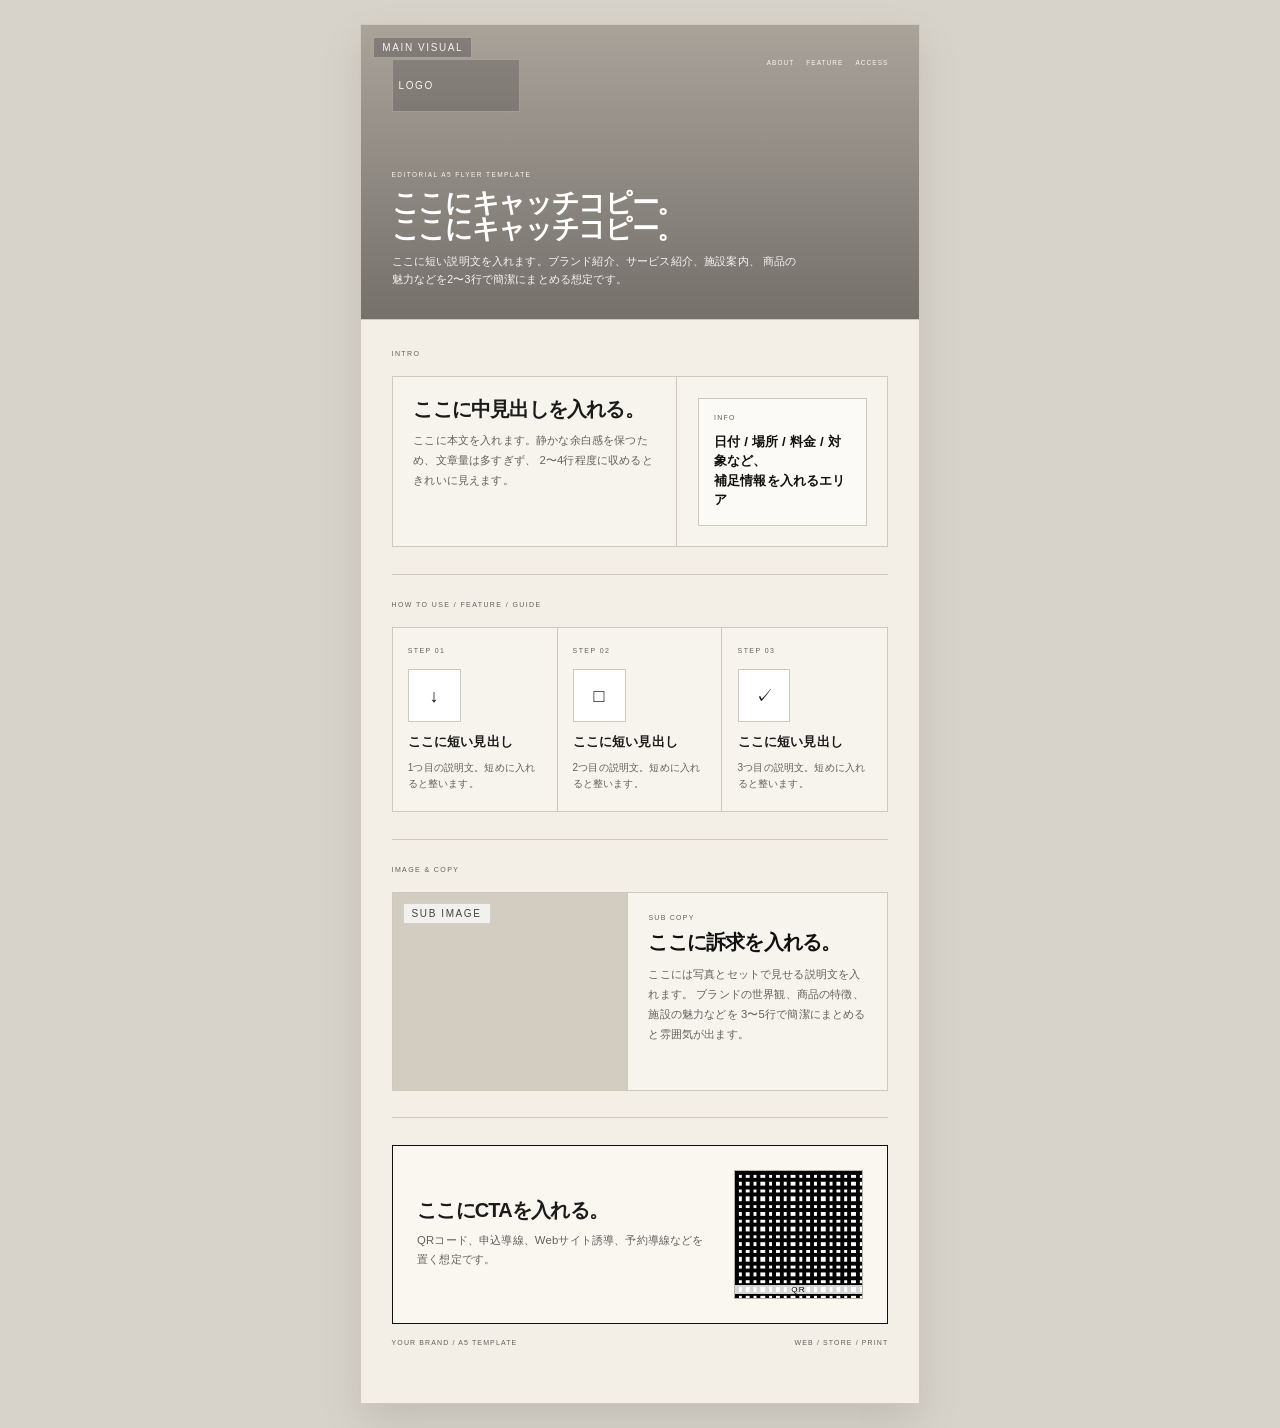
<file: a5_editorial_flyer_template.html>
<!DOCTYPE html>
<html lang="ja">
<head>
  <meta charset="UTF-8" />
  <meta name="viewport" content="width=device-width, initial-scale=1.0" />
  <title>A5 Editorial Flyer Template</title>
  <style>
    :root{
      --bg:#d8d3ca;
      --paper:#f3efe7;
      --paper-2:#f7f4ee;
      --ink:#111111;
      --text:#1b1b1b;
      --sub:#64605a;
      --line:#cfc8bc;
      --line-dark:#b8b0a3;
    }

    *{box-sizing:border-box}
    html,body{margin:0;padding:0}
    body{
      background:var(--bg);
      font-family:
        "Helvetica Neue",
        "Arial",
        "Hiragino Sans",
        "Yu Gothic",
        sans-serif;
      color:var(--text);
      display:flex;
      justify-content:center;
      padding:24px;
      letter-spacing:.01em;
    }

    .page{
      width:148mm;
      min-height:210mm;
      background:var(--paper);
      border:1px solid var(--line);
      box-shadow:0 18px 40px rgba(0,0,0,.10);
      overflow:hidden;
    }

    .hero{
      position:relative;
      height:78mm;
      border-bottom:1px solid var(--line);
      background:#c8c1b6;
      overflow:hidden;
    }

    .hero-image{
      position:absolute;
      inset:0;
      background:
        linear-gradient(to bottom, rgba(0,0,0,.16), rgba(0,0,0,.42)),
        #c9c2b7;
    }

    .hero-image img{
      width:100%;
      height:100%;
      object-fit:cover;
      display:block;
      filter:saturate(.92) contrast(1.02);
    }

    .hero-image.placeholder::before{
      content:"MAIN VISUAL";
      position:absolute;
      top:12px;
      left:12px;
      font-size:10px;
      letter-spacing:.16em;
      text-transform:uppercase;
      color:rgba(255,255,255,.9);
      border:1px solid rgba(255,255,255,.3);
      background:rgba(0,0,0,.22);
      padding:4px 8px;
    }

    .hero-content{
      position:relative;
      z-index:2;
      height:100%;
      padding:9mm 8mm 8mm;
      display:flex;
      flex-direction:column;
      justify-content:space-between;
      color:#fff;
    }

    .hero-top{
      display:flex;
      justify-content:space-between;
      align-items:flex-start;
      gap:12px;
    }

    .logo-box{
      width:34mm;
      min-height:14mm;
      display:flex;
      align-items:center;
      justify-content:flex-start;
      border:1px solid rgba(255,255,255,.25);
      background:rgba(0,0,0,.18);
      padding:4px 6px;
    }

    .logo-box img{
      max-width:100%;
      max-height:10mm;
      object-fit:contain;
      display:block;
    }

    .logo-box.placeholder::after{
      content:"LOGO";
      font-size:10px;
      letter-spacing:.16em;
      text-transform:uppercase;
      color:rgba(255,255,255,.92);
    }

    .hero-nav{
      display:flex;
      gap:12px;
      font-size:6.5px;
      letter-spacing:.16em;
      text-transform:uppercase;
      opacity:.92;
      white-space:nowrap;
    }

    .eyebrow{
      font-size:6.5px;
      letter-spacing:.22em;
      text-transform:uppercase;
      opacity:.9;
      margin-bottom:3mm;
    }

    h1{
      margin:0 0 2.5mm;
      font-size:20pt;
      line-height:1.0;
      letter-spacing:-.05em;
      font-weight:800;
    }

    .hero-text{
      margin:0;
      max-width:108mm;
      font-size:8pt;
      line-height:1.7;
      color:rgba(255,255,255,.92);
    }

    .body{
      background:var(--paper);
      padding:8mm;
    }

    .section{
      border-top:1px solid var(--line);
      padding:7mm 0;
    }

    .section:first-child{
      border-top:none;
      padding-top:0;
    }

    .section-label{
      font-size:7px;
      text-transform:uppercase;
      letter-spacing:.20em;
      color:var(--sub);
      margin-bottom:5mm;
    }

    .intro-grid{
      display:grid;
      grid-template-columns:1.15fr .85fr;
      gap:0;
      border:1px solid var(--line);
      background:var(--paper-2);
    }

    .intro-copy,
    .intro-side{
      padding:5.5mm;
      min-height:40mm;
    }

    .intro-copy{
      border-right:1px solid var(--line);
    }

    .intro-title{
      margin:0 0 3mm;
      font-size:15pt;
      line-height:1.1;
      letter-spacing:-.04em;
      font-weight:800;
    }

    .intro-desc{
      margin:0;
      font-size:8.5pt;
      line-height:1.75;
      color:var(--sub);
    }

    .mini-box{
      border:1px solid var(--line);
      background:#fcfaf6;
      padding:4mm;
      min-height:100%;
      display:flex;
      flex-direction:column;
      justify-content:space-between;
    }

    .mini-box .mini-label{
      font-size:7px;
      letter-spacing:.18em;
      text-transform:uppercase;
      color:var(--sub);
      margin-bottom:3mm;
    }

    .mini-box .mini-text{
      font-size:10pt;
      line-height:1.45;
      font-weight:700;
      color:var(--ink);
    }

    .steps{
      display:grid;
      grid-template-columns:repeat(3,1fr);
      border:1px solid var(--line);
      background:var(--paper-2);
    }

    .step{
      min-height:43mm;
      padding:5mm 4mm;
      border-right:1px solid var(--line);
      display:flex;
      flex-direction:column;
      justify-content:space-between;
      align-items:flex-start;
    }

    .step:last-child{
      border-right:none;
    }

    .step-no{
      font-size:7px;
      letter-spacing:.20em;
      text-transform:uppercase;
      color:var(--sub);
    }

    .step-icon{
      width:14mm;
      height:14mm;
      border:1px solid var(--line);
      background:#fff;
      display:flex;
      align-items:center;
      justify-content:center;
      font-size:18px;
      line-height:1;
      margin:4mm 0 3mm;
      color:var(--ink);
    }

    .step-title{
      margin:0 0 2mm;
      font-size:10pt;
      line-height:1.4;
      font-weight:800;
    }

    .step-text{
      margin:0;
      font-size:7.5pt;
      line-height:1.65;
      color:var(--sub);
    }

    .split{
      display:grid;
      grid-template-columns:.95fr 1.05fr;
      border:1px solid var(--line);
      background:var(--paper-2);
    }

    .split-image{
      min-height:52mm;
      position:relative;
      border-right:1px solid var(--line);
      background:#d3ccc1;
      overflow:hidden;
    }

    .split-image img{
      width:100%;
      height:100%;
      object-fit:cover;
      display:block;
    }

    .split-image.placeholder::before{
      content:"SUB IMAGE";
      position:absolute;
      top:10px;
      left:10px;
      font-size:10px;
      letter-spacing:.16em;
      text-transform:uppercase;
      color:rgba(0,0,0,.72);
      border:1px solid rgba(0,0,0,.14);
      background:rgba(255,255,255,.72);
      padding:4px 8px;
    }

    .split-copy{
      padding:5.5mm;
      display:flex;
      flex-direction:column;
      justify-content:space-between;
    }

    .split-copy .mini{
      font-size:7px;
      letter-spacing:.18em;
      text-transform:uppercase;
      color:var(--sub);
      margin-bottom:3mm;
    }

    .split-copy h2{
      margin:0 0 3mm;
      font-size:15pt;
      line-height:1.08;
      letter-spacing:-.04em;
      font-weight:800;
      color:var(--ink);
    }

    .split-copy p{
      margin:0;
      font-size:8.5pt;
      line-height:1.75;
      color:var(--sub);
    }

    .cta{
      border:1px solid var(--ink);
      background:#faf7f1;
      padding:6.5mm;
      display:grid;
      grid-template-columns:1fr 34mm;
      gap:6mm;
      align-items:center;
    }

    .cta-copy h3{
      margin:0 0 2.5mm;
      font-size:15pt;
      line-height:1.12;
      letter-spacing:-.04em;
      font-weight:800;
    }

    .cta-copy p{
      margin:0;
      font-size:8.5pt;
      line-height:1.7;
      color:var(--sub);
    }

    .qr-box{
      width:34mm;
      height:34mm;
      border:1px solid var(--line-dark);
      background:
        linear-gradient(90deg,#000 12%,transparent 12% 24%,#000 24% 36%,transparent 36% 48%,#000 48% 60%,transparent 60% 72%,#000 72% 84%,transparent 84%),
        linear-gradient(#000 12%,transparent 12% 24%,#000 24% 36%,transparent 36% 48%,#000 48% 60%,transparent 60% 72%,#000 72% 84%,transparent 84%);
      background-size:8mm 8mm;
      background-color:#fff;
      position:relative;
    }

    .qr-box::after{
      content:"QR";
      position:absolute;
      inset:auto 0 4px 0;
      text-align:center;
      font-size:8px;
      letter-spacing:.18em;
      text-transform:uppercase;
      color:#000;
      background:rgba(255,255,255,.84);
    }

    .footer{
      margin-top:4mm;
      display:flex;
      justify-content:space-between;
      gap:12px;
      font-size:7px;
      letter-spacing:.16em;
      text-transform:uppercase;
      color:var(--sub);
    }

    @media screen and (max-width: 760px){
      body{padding:10px}
      .page{
        width:100%;
        min-height:auto;
      }
      .hero{
        height:420px;
      }
      .hero-nav{
        display:none;
      }
      .intro-grid,
      .steps,
      .split,
      .cta{
        grid-template-columns:1fr;
      }
      .intro-copy,
      .split-image{
        border-right:none;
        border-bottom:1px solid var(--line);
      }
      .step{
        border-right:none;
        border-bottom:1px solid var(--line);
      }
      .step:last-child{
        border-bottom:none;
      }
      .qr-box{
        margin:0 auto;
      }
      .footer{
        flex-direction:column;
      }
    }

    @page{
      size:A5 portrait;
      margin:0;
    }

    @media print{
      body{
        background:#fff;
        padding:0;
      }
      .page{
        width:148mm;
        min-height:210mm;
        box-shadow:none;
        border:none;
      }
    }
  </style>
</head>
<body>
  <article class="page">

    <section class="hero">
      <div class="hero-image placeholder">
        <!-- 画像を入れるときは下を使う -->
        <!-- <img src="main-visual.jpg" alt="メインビジュアル"> -->
      </div>

      <div class="hero-content">
        <div class="hero-top">
          <div class="logo-box placeholder">
            <!-- <img src="logo.png" alt="logo"> -->
          </div>

          <div class="hero-nav">
            <span>ABOUT</span>
            <span>FEATURE</span>
            <span>ACCESS</span>
          </div>
        </div>

        <div>
          <div class="eyebrow">EDITORIAL A5 FLYER TEMPLATE</div>
          <h1>
            ここにキャッチコピー。<br>
            ここにキャッチコピー。
          </h1>
          <p class="hero-text">
            ここに短い説明文を入れます。ブランド紹介、サービス紹介、施設案内、
            商品の魅力などを2〜3行で簡潔にまとめる想定です。
          </p>
        </div>
      </div>
    </section>

    <div class="body">

      <section class="section">
        <div class="section-label">INTRO</div>

        <div class="intro-grid">
          <div class="intro-copy">
            <h2 class="intro-title">ここに中見出しを入れる。</h2>
            <p class="intro-desc">
              ここに本文を入れます。静かな余白感を保つため、文章量は多すぎず、
              2〜4行程度に収めるときれいに見えます。
            </p>
          </div>

          <div class="intro-side">
            <div class="mini-box">
              <div class="mini-label">INFO</div>
              <div class="mini-text">
                日付 / 場所 / 料金 / 対象など、<br>
                補足情報を入れるエリア
              </div>
            </div>
          </div>
        </div>
      </section>

      <section class="section">
        <div class="section-label">HOW TO USE / FEATURE / GUIDE</div>

        <div class="steps">
          <article class="step">
            <div>
              <div class="step-no">Step 01</div>
              <div class="step-icon">↓</div>
            </div>
            <div>
              <h3 class="step-title">ここに短い見出し</h3>
              <p class="step-text">1つ目の説明文。短めに入れると整います。</p>
            </div>
          </article>

          <article class="step">
            <div>
              <div class="step-no">Step 02</div>
              <div class="step-icon">□</div>
            </div>
            <div>
              <h3 class="step-title">ここに短い見出し</h3>
              <p class="step-text">2つ目の説明文。短めに入れると整います。</p>
            </div>
          </article>

          <article class="step">
            <div>
              <div class="step-no">Step 03</div>
              <div class="step-icon">✓</div>
            </div>
            <div>
              <h3 class="step-title">ここに短い見出し</h3>
              <p class="step-text">3つ目の説明文。短めに入れると整います。</p>
            </div>
          </article>
        </div>
      </section>

      <section class="section">
        <div class="section-label">IMAGE & COPY</div>

        <div class="split">
          <div class="split-image placeholder">
            <!-- <img src="sub-image.jpg" alt="サブ画像"> -->
          </div>

          <div class="split-copy">
            <div>
              <div class="mini">SUB COPY</div>
              <h2>ここに訴求を入れる。</h2>
              <p>
                ここには写真とセットで見せる説明文を入れます。
                ブランドの世界観、商品の特徴、施設の魅力などを
                3〜5行で簡潔にまとめると雰囲気が出ます。
              </p>
            </div>
          </div>
        </div>
      </section>

      <section class="section">
        <div class="cta">
          <div class="cta-copy">
            <h3>ここにCTAを入れる。</h3>
            <p>
              QRコード、申込導線、Webサイト誘導、予約導線などを置く想定です。
            </p>
          </div>

          <div class="qr-box" aria-label="QR placeholder"></div>
        </div>

        <div class="footer">
          <span>YOUR BRAND / A5 TEMPLATE</span>
          <span>WEB / STORE / PRINT</span>
        </div>
      </section>

    </div>
  </article>
</body>
</html>
</file>
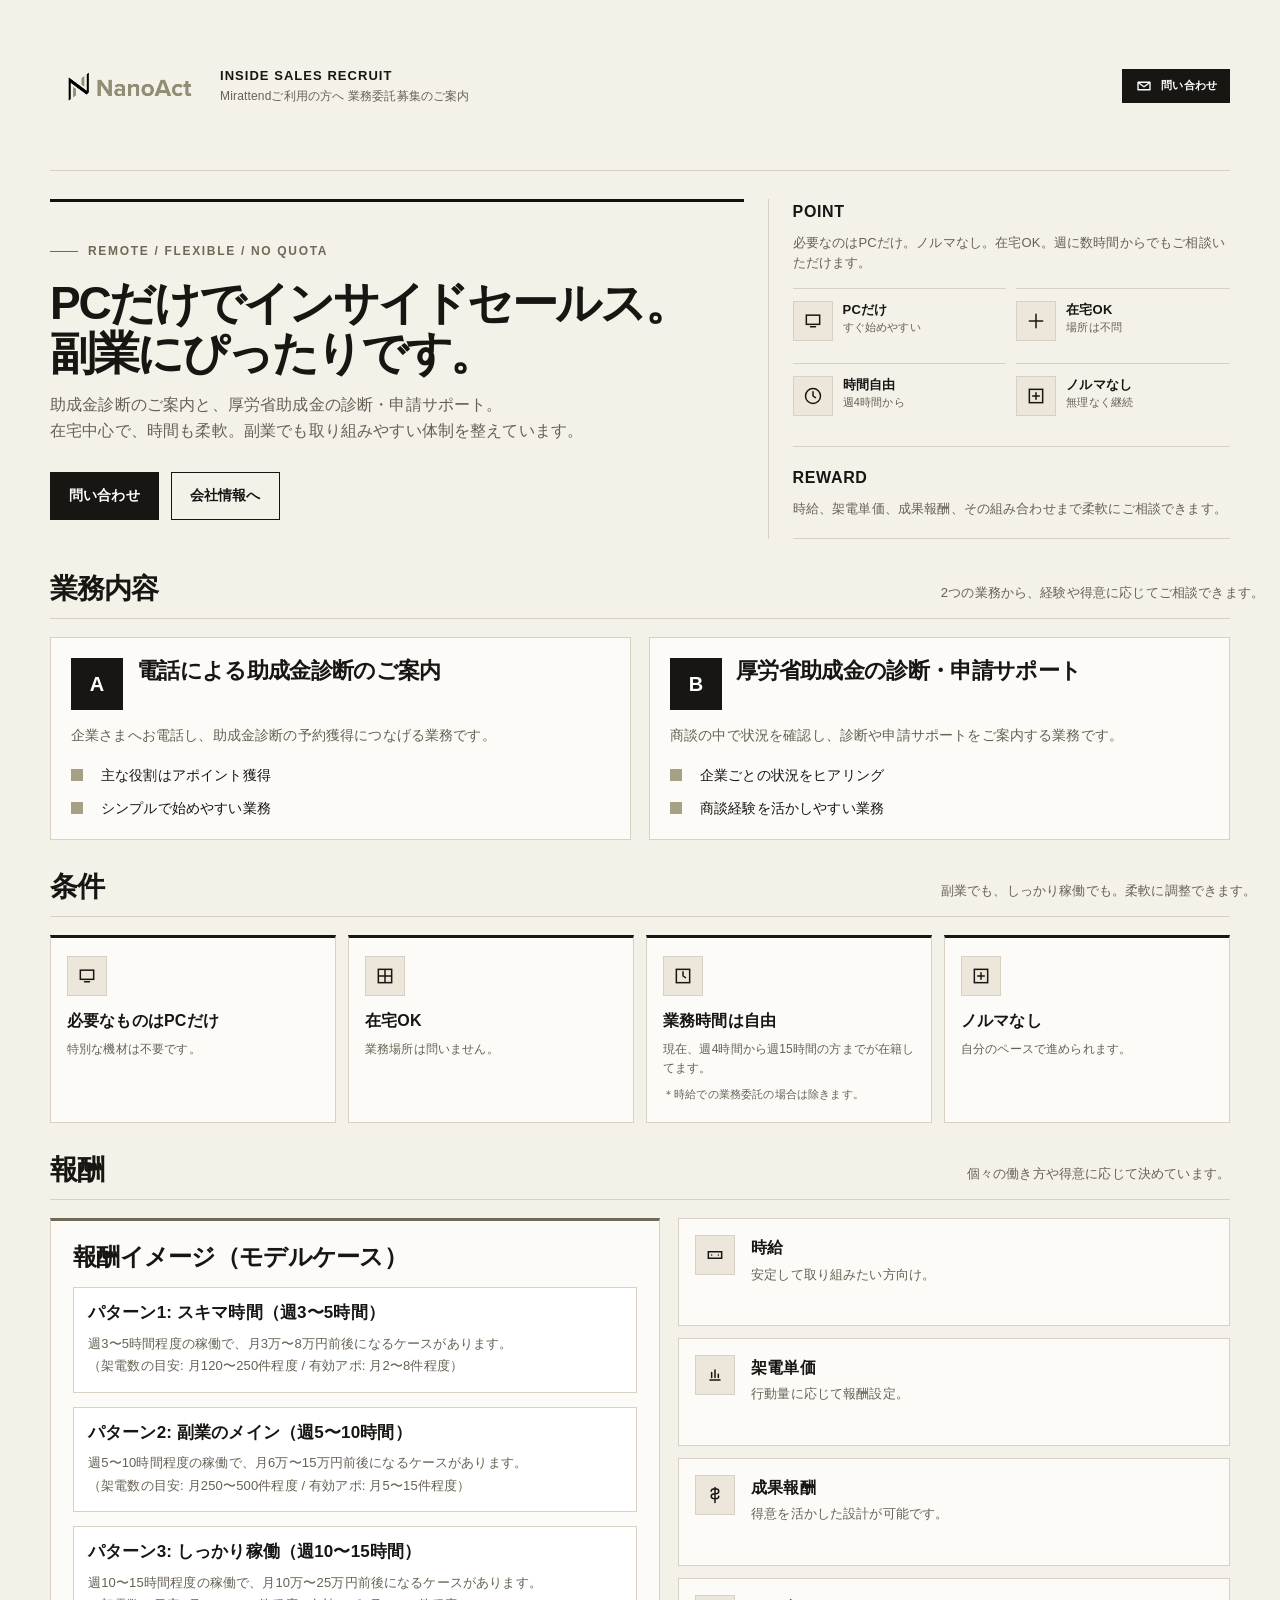
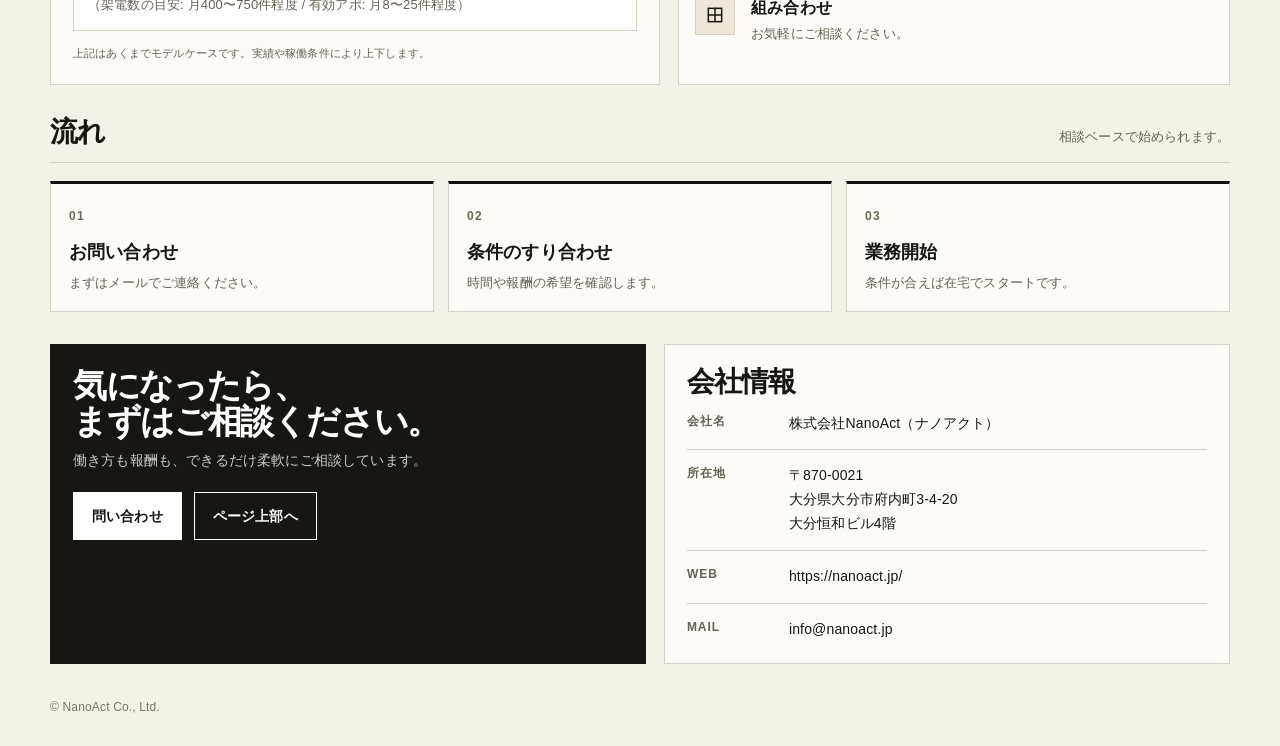
<file: nanoact_inside_sales_lp.html>
<!DOCTYPE html>
<html lang="ja">
<head>
  <meta charset="UTF-8" />
  <meta name="viewport" content="width=device-width, initial-scale=1.0" />
  <title>株式会社NanoAct | インサイドセールス募集</title>
  <meta
    name="description"
    content="株式会社NanoActのインサイドセールス業務委託募集LP。PCだけでOK、在宅可、時間自由、ノルマなし。"
  />
  <style>
    :root{
      --bg:#f4f1e8;
      --paper:#fcfbf7;
      --ink:#171613;
      --sub:#666153;
      --line:#d8d1c3;
      --brand:#a5a086;
      --brand-deep:#6f6a57;
      --black:#111111;
      --accent:#ece7da;
      --max:1180px;
    }

    *{box-sizing:border-box}
    html{scroll-behavior:smooth}

    body{
      margin:0;
      background:var(--bg);
      color:var(--ink);
      font-family:"Hiragino Sans","Yu Gothic","Noto Sans JP",sans-serif;
      line-height:1.6;
      letter-spacing:.01em;
    }

    a{
      color:inherit;
      text-decoration:none;
    }

    img,svg{
      display:block;
      max-width:100%;
    }

    .wrap{
      width:min(calc(100% - 32px), var(--max));
      margin:0 auto;
    }

    .site-header{
      padding:2px 0 0;
    }

    .header-bar{
      display:flex;
      justify-content:space-between;
      align-items:center;
      gap:12px;
      padding:4px 0;
      border-bottom:1px solid var(--line);
    }

    .brand{
      display:flex;
      align-items:center;
      gap:10px;
    }

    .brand img{
      width:160px;
      height:auto;
    }

    .brand-copy{
      display:grid;
      gap:1px;
    }

    .brand-copy strong{
      font-size:13px;
      letter-spacing:.08em;
      text-transform:uppercase;
    }

    .brand-copy span{
      color:var(--sub);
      font-size:12px;
    }

    .header-cta{
      display:inline-flex;
      align-items:center;
      gap:8px;
      padding:7px 12px;
      border:1px solid var(--ink);
      background:var(--ink);
      color:#fff;
      font-size:11px;
      font-weight:700;
    }

    .hero{
      padding:28px 0 18px;
    }

    .hero-grid{
      display:grid;
      grid-template-columns:1.2fr .8fr;
      gap:24px;
      align-items:start;
    }

    .hero-main{
      padding:32px 0 20px;
      border-top:3px solid var(--black);
    }

    .eyebrow{
      display:inline-flex;
      align-items:center;
      gap:10px;
      margin-bottom:18px;
      font-size:12px;
      font-weight:800;
      letter-spacing:.14em;
      text-transform:uppercase;
      color:var(--brand-deep);
    }

    .eyebrow::before{
      content:"";
      width:28px;
      height:1px;
      background:var(--brand-deep);
    }

    h1{
      margin:0 0 14px;
      font-size:clamp(26px, 3.6vw, 46px);
      line-height:1.08;
      letter-spacing:-.05em;
    }

    .hero-lead{
      max-width:44ch;
      margin:0;
      color:var(--sub);
      font-size:16px;
    }

    .hero-lead-line{
      display:block;
      white-space:nowrap;
    }

    .hero-actions{
      display:flex;
      flex-wrap:wrap;
      gap:12px;
      margin-top:28px;
    }

    .btn{
      display:inline-flex;
      align-items:center;
      justify-content:center;
      gap:10px;
      min-height:48px;
      padding:0 18px;
      border:1px solid var(--ink);
      font-size:14px;
      font-weight:700;
    }

    .btn.primary{
      background:var(--ink);
      color:#fff;
    }

    .btn.ghost{
      background:transparent;
    }

    .hero-side{
      border-left:1px solid var(--line);
      padding-left:24px;
    }

    .side-block{
      padding:0 0 18px;
      border-bottom:1px solid var(--line);
      margin-bottom:18px;
    }

    .side-block:last-child{
      margin-bottom:0;
    }

    .side-block h2{
      margin:0 0 8px;
      font-size:16px;
      letter-spacing:.04em;
      text-transform:uppercase;
    }

    .side-block p{
      margin:0;
      color:var(--sub);
      font-size:13px;
    }

    .icon-row{
      display:grid;
      grid-template-columns:repeat(2, minmax(0, 1fr));
      gap:10px;
      margin-top:14px;
    }

    .icon-tile{
      display:grid;
      grid-template-columns:40px 1fr;
      gap:10px;
      align-items:start;
      padding:12px 0;
      border-top:1px solid var(--line);
    }

    .icon-box{
      width:40px;
      height:40px;
      display:grid;
      place-items:center;
      background:var(--accent);
      border:1px solid var(--line);
    }

    .icon-tile strong{
      display:block;
      font-size:13px;
      line-height:1.4;
    }

    .icon-tile span{
      display:block;
      color:var(--sub);
      font-size:11px;
      line-height:1.5;
    }

    section{
      padding:16px 0;
    }

    .section-head{
      display:flex;
      justify-content:space-between;
      align-items:end;
      gap:20px;
      padding:0 0 14px;
      border-bottom:1px solid var(--line);
      margin-bottom:18px;
    }

    .section-head h2{
      margin:0;
      font-size:28px;
      line-height:1.08;
      letter-spacing:-.04em;
    }

    .section-head p{
      margin:0;
      max-width:40ch;
      color:var(--sub);
      font-size:13px;
      white-space:nowrap;
    }

    .jobs{
      display:grid;
      grid-template-columns:repeat(2, minmax(0, 1fr));
      gap:18px;
    }

    .job-card,
    .pay-card,
    .flow-card,
    .contact-card,
    .company-card{
      background:var(--paper);
      border:1px solid var(--line);
    }

    .job-card{
      padding:20px;
    }

    .job-top{
      display:flex;
      gap:14px;
      align-items:flex-start;
      margin-bottom:14px;
    }

    .job-mark{
      width:52px;
      height:52px;
      display:grid;
      place-items:center;
      background:var(--ink);
      color:#fff;
      font-weight:800;
      font-size:20px;
      flex:0 0 52px;
    }

    .job-card h3{
      margin:0;
      font-size:22px;
      line-height:1.2;
      letter-spacing:-.03em;
    }

    .job-card p{
      margin:0;
      color:var(--sub);
      font-size:14px;
    }

    .bullet-list{
      display:grid;
      gap:10px;
      margin-top:18px;
    }

    .bullet{
      display:grid;
      grid-template-columns:20px 1fr;
      gap:10px;
      align-items:start;
      font-size:14px;
    }

    .bullet i{
      display:block;
      width:12px;
      height:12px;
      margin-top:5px;
      background:var(--brand);
    }

    .conditions{
      display:grid;
      grid-template-columns:repeat(4, minmax(0, 1fr));
      gap:12px;
    }

    .condition{
      padding:18px 16px;
      background:var(--paper);
      border-top:3px solid var(--ink);
      border-right:1px solid var(--line);
      border-bottom:1px solid var(--line);
      border-left:1px solid var(--line);
    }

    .condition .icon-box{
      margin-bottom:14px;
    }

    .condition h3{
      margin:0 0 8px;
      font-size:16px;
      line-height:1.35;
    }

    .condition p,
    .condition small{
      margin:0;
      color:var(--sub);
      font-size:12px;
    }

    .condition small{
      display:block;
      margin-top:8px;
      font-size:11px;
    }

    .pay-grid{
      display:grid;
      grid-template-columns:1.05fr .95fr;
      gap:18px;
    }

    .pay-example{
      padding:22px;
      background:var(--paper);
      border-top:3px solid var(--brand-deep);
      border-right:1px solid var(--line);
      border-bottom:1px solid var(--line);
      border-left:1px solid var(--line);
    }

    .pay-example h3{
      margin:0 0 16px;
      font-size:24px;
      line-height:1.18;
      letter-spacing:-.03em;
    }

    .stats{
      display:grid;
      grid-template-columns:repeat(2, minmax(0, 1fr));
      gap:10px;
      margin-bottom:14px;
    }

    .stat{
      padding:14px;
      border:1px solid var(--line);
      background:#fff;
    }

    .stat span{
      display:block;
      color:var(--sub);
      font-size:11px;
      text-transform:uppercase;
      letter-spacing:.08em;
    }

    .stat strong{
      display:block;
      margin-top:6px;
      font-size:28px;
      line-height:1.05;
      letter-spacing:-.05em;
    }

    .formula{
      padding:14px;
      border:1px solid var(--ink);
      background:#fff;
      font-size:14px;
      line-height:1.8;
    }

    .formula strong{
      font-size:18px;
    }

    .model-list{
      display:grid;
      gap:14px;
    }

    .model-case{
      padding:14px;
      border:1px solid var(--line);
      background:#fff;
    }

    .model-case h4{
      margin:0 0 8px;
      font-size:17px;
      line-height:1.35;
    }

    .model-case p{
      margin:0;
      color:var(--sub);
      font-size:13px;
      line-height:1.7;
    }

    .model-note{
      margin-top:14px;
      color:var(--sub);
      font-size:11px;
      line-height:1.6;
    }

    .pay-cards{
      display:grid;
      gap:12px;
    }

    .pay-card{
      display:grid;
      grid-template-columns:44px 1fr;
      gap:12px;
      padding:16px;
    }

    .pay-card h4{
      margin:0 0 4px;
      font-size:16px;
    }

    .pay-card p{
      margin:0;
      color:var(--sub);
      font-size:13px;
    }

    .flow{
      display:grid;
      grid-template-columns:repeat(3, minmax(0, 1fr));
      gap:14px;
    }

    .flow-card{
      padding:18px;
      border-top:3px solid var(--black);
    }

    .flow-no{
      display:inline-block;
      margin-bottom:12px;
      font-size:12px;
      font-weight:800;
      letter-spacing:.12em;
      color:var(--brand-deep);
    }

    .flow-card h3{
      margin:0 0 6px;
      font-size:18px;
    }

    .flow-card p{
      margin:0;
      color:var(--sub);
      font-size:13px;
    }

    .contact-grid{
      display:grid;
      grid-template-columns:1fr .95fr;
      gap:18px;
    }

    .contact-card,
    .company-card{
      padding:22px;
    }

    .contact-card{
      background:var(--ink);
      color:#fff;
      border-color:var(--ink);
    }

    .contact-card h2{
      margin:0 0 10px;
      font-size:34px;
      line-height:1.06;
      letter-spacing:-.04em;
    }

    .contact-card p{
      margin:0;
      color:rgba(255,255,255,.78);
      font-size:14px;
    }

    .contact-actions{
      display:flex;
      flex-wrap:wrap;
      gap:12px;
      margin-top:20px;
    }

    .contact-actions .btn{
      border-color:#fff;
      color:#fff;
    }

    .contact-actions .btn.primary{
      background:#fff;
      color:var(--ink);
    }

    .company-card h2{
      margin:0 0 14px;
      font-size:28px;
      line-height:1.08;
      letter-spacing:-.04em;
    }

    .info{
      display:grid;
      gap:14px;
    }

    .info-row{
      display:grid;
      grid-template-columns:90px 1fr;
      gap:12px;
      padding-bottom:14px;
      border-bottom:1px solid var(--line);
    }

    .info-row:last-child{
      padding-bottom:0;
      border-bottom:none;
    }

    .info-row strong{
      font-size:12px;
      color:var(--sub);
      letter-spacing:.08em;
      text-transform:uppercase;
    }

    .info-row div{
      font-size:14px;
      line-height:1.7;
    }

    .footer{
      padding:18px 0 28px;
      color:#7a7465;
      font-size:12px;
    }

    @media (max-width: 1024px){
      .hero-grid,
      .pay-grid,
      .contact-grid{
        grid-template-columns:1fr;
      }

      .jobs,
      .conditions,
      .flow{
        grid-template-columns:repeat(2, minmax(0, 1fr));
      }

      .hero-side{
        border-left:none;
        border-top:1px solid var(--line);
        padding-left:0;
        padding-top:20px;
      }
    }

    @media (max-width: 720px){
      .wrap{
        width:min(calc(100% - 20px), var(--max));
      }

      .header-bar,
      .section-head{
        flex-direction:column;
        align-items:flex-start;
      }

      .brand{
        flex-direction:column;
        align-items:flex-start;
      }

      .brand img{
        width:150px;
      }

      .section-head p{
        white-space:normal;
      }

      h1{
        font-size:42px;
      }

      .jobs,
      .conditions,
      .flow,
      .stats,
      .icon-row{
        grid-template-columns:1fr;
      }

      .hero-lead-line{
        white-space:normal;
      }

      .hero-actions,
      .contact-actions{
        flex-direction:column;
      }

      .btn,
      .header-cta{
        width:100%;
      }

      .info-row{
        grid-template-columns:1fr;
        gap:4px;
      }
    }
  </style>
</head>
<body id="top">
  <header class="site-header">
    <div class="wrap">
      <div class="header-bar">
        <div class="brand">
          <img src="./images/nanoact-logo-khaki.png" alt="NanoAct" />
          <div class="brand-copy">
            <strong>Inside Sales Recruit</strong>
            <span>Mirattendご利用の方へ 業務委託募集のご案内</span>
          </div>
        </div>
        <a class="header-cta" href="https://forms.office.com/Pages/ResponsePage.aspx?id=tXXefBLjeEmMcUNczENLjFiwHE9kCUhPi9AHtulHIeRUN1ZTWENITlYwRkc4NUVHMVJITTNTODhWRy4u" target="_blank" rel="noopener noreferrer">
          <svg width="18" height="18" viewBox="0 0 24 24" fill="none" aria-hidden="true">
            <path d="M4 7h16v10H4z" stroke="currentColor" stroke-width="1.8" stroke-linejoin="round"/>
            <path d="m5 8 7 5 7-5" stroke="currentColor" stroke-width="1.8" stroke-linecap="round" stroke-linejoin="round"/>
          </svg>
          問い合わせ
        </a>
      </div>
    </div>
  </header>

  <main>
    <section class="hero">
      <div class="wrap">
        <div class="hero-grid">
          <div class="hero-main">
            <div class="eyebrow">Remote / Flexible / No quota</div>
            <h1>PCだけでインサイドセールス。<br />副業にぴったりです。</h1>
            <p class="hero-lead">
              <span class="hero-lead-line">助成金診断のご案内と、厚労省助成金の診断・申請サポート。</span>
              <span class="hero-lead-line">在宅中心で、時間も柔軟。副業でも取り組みやすい体制を整えています。</span>
            </p>
            <div class="hero-actions">
              <a class="btn primary" href="https://forms.office.com/Pages/ResponsePage.aspx?id=tXXefBLjeEmMcUNczENLjFiwHE9kCUhPi9AHtulHIeRUN1ZTWENITlYwRkc4NUVHMVJITTNTODhWRy4u" target="_blank" rel="noopener noreferrer">問い合わせ</a>
              <a class="btn ghost" href="https://nanoact.jp/" target="_blank" rel="noopener noreferrer">会社情報へ</a>
            </div>
          </div>

          <aside class="hero-side">
            <div class="side-block">
              <h2>Point</h2>
              <p>必要なのはPCだけ。ノルマなし。在宅OK。週に数時間からでもご相談いただけます。</p>
              <div class="icon-row">
                <div class="icon-tile">
                  <div class="icon-box" aria-hidden="true">
                    <svg width="20" height="20" viewBox="0 0 24 24" fill="none">
                      <rect x="4" y="5" width="16" height="11" stroke="currentColor" stroke-width="1.8"/>
                      <path d="M9 19h6" stroke="currentColor" stroke-width="1.8" stroke-linecap="round"/>
                    </svg>
                  </div>
                  <div>
                    <strong>PCだけ</strong>
                    <span>すぐ始めやすい</span>
                  </div>
                </div>
                <div class="icon-tile">
                  <div class="icon-box" aria-hidden="true">
                    <svg width="20" height="20" viewBox="0 0 24 24" fill="none">
                      <path d="M4 12h16M12 4v16" stroke="currentColor" stroke-width="1.8" stroke-linecap="round"/>
                    </svg>
                  </div>
                  <div>
                    <strong>在宅OK</strong>
                    <span>場所は不問</span>
                  </div>
                </div>
                <div class="icon-tile">
                  <div class="icon-box" aria-hidden="true">
                    <svg width="20" height="20" viewBox="0 0 24 24" fill="none">
                      <path d="M12 7v5l3 2" stroke="currentColor" stroke-width="1.8" stroke-linecap="round" stroke-linejoin="round"/>
                      <path d="M12 21c4.97 0 9-4.03 9-9s-4.03-9-9-9-9 4.03-9 9 4.03 9 9 9Z" stroke="currentColor" stroke-width="1.8"/>
                    </svg>
                  </div>
                  <div>
                    <strong>時間自由</strong>
                    <span>週4時間から</span>
                  </div>
                </div>
                <div class="icon-tile">
                  <div class="icon-box" aria-hidden="true">
                    <svg width="20" height="20" viewBox="0 0 24 24" fill="none">
                      <path d="M8 12h8M12 8v8" stroke="currentColor" stroke-width="1.8" stroke-linecap="round"/>
                      <path d="M4 12h0" stroke="currentColor"/>
                      <rect x="4" y="4" width="16" height="16" stroke="currentColor" stroke-width="1.8"/>
                    </svg>
                  </div>
                  <div>
                    <strong>ノルマなし</strong>
                    <span>無理なく継続</span>
                  </div>
                </div>
              </div>
            </div>

            <div class="side-block">
              <h2>Reward</h2>
              <p>時給、架電単価、成果報酬、その組み合わせまで柔軟にご相談できます。</p>
            </div>
          </aside>
        </div>
      </div>
    </section>

    <section>
      <div class="wrap">
        <div class="section-head">
          <h2>業務内容</h2>
          <p>2つの業務から、経験や得意に応じてご相談できます。</p>
        </div>

        <div class="jobs">
          <article class="job-card">
            <div class="job-top">
              <div class="job-mark">A</div>
              <div>
                <h3>電話による助成金診断のご案内</h3>
              </div>
            </div>
            <p>企業さまへお電話し、助成金診断の予約獲得につなげる業務です。</p>
            <div class="bullet-list">
              <div class="bullet"><i aria-hidden="true"></i><span>主な役割はアポイント獲得</span></div>
              <div class="bullet"><i aria-hidden="true"></i><span>シンプルで始めやすい業務</span></div>
            </div>
          </article>

          <article class="job-card">
            <div class="job-top">
              <div class="job-mark">B</div>
              <div>
                <h3>厚労省助成金の診断・申請サポート</h3>
              </div>
            </div>
            <p>商談の中で状況を確認し、診断や申請サポートをご案内する業務です。</p>
            <div class="bullet-list">
              <div class="bullet"><i aria-hidden="true"></i><span>企業ごとの状況をヒアリング</span></div>
              <div class="bullet"><i aria-hidden="true"></i><span>商談経験を活かしやすい業務</span></div>
            </div>
          </article>
        </div>
      </div>
    </section>

    <section>
      <div class="wrap">
        <div class="section-head">
          <h2>条件</h2>
          <p>副業でも、しっかり稼働でも。柔軟に調整できます。</p>
        </div>

        <div class="conditions">
          <article class="condition">
            <div class="icon-box" aria-hidden="true">
              <svg width="20" height="20" viewBox="0 0 24 24" fill="none">
                <rect x="4" y="5" width="16" height="11" stroke="currentColor" stroke-width="1.8"/>
                <path d="M9 19h6" stroke="currentColor" stroke-width="1.8" stroke-linecap="round"/>
              </svg>
            </div>
            <h3>必要なものはPCだけ</h3>
            <p>特別な機材は不要です。</p>
          </article>

          <article class="condition">
            <div class="icon-box" aria-hidden="true">
              <svg width="20" height="20" viewBox="0 0 24 24" fill="none">
                <path d="M5 12h14M12 5v14" stroke="currentColor" stroke-width="1.8" stroke-linecap="round"/>
                <rect x="4" y="4" width="16" height="16" stroke="currentColor" stroke-width="1.8"/>
              </svg>
            </div>
            <h3>在宅OK</h3>
            <p>業務場所は問いません。</p>
          </article>

          <article class="condition">
            <div class="icon-box" aria-hidden="true">
              <svg width="20" height="20" viewBox="0 0 24 24" fill="none">
                <path d="M12 7v5l3 2" stroke="currentColor" stroke-width="1.8" stroke-linecap="round" stroke-linejoin="round"/>
                <rect x="4" y="4" width="16" height="16" stroke="currentColor" stroke-width="1.8"/>
              </svg>
            </div>
            <h3>業務時間は自由</h3>
            <p>現在、週4時間から週15時間の方までが在籍してます。</p>
            <small>＊時給での業務委託の場合は除きます。</small>
          </article>

          <article class="condition">
            <div class="icon-box" aria-hidden="true">
              <svg width="20" height="20" viewBox="0 0 24 24" fill="none">
                <path d="M8 12h8M12 8v8" stroke="currentColor" stroke-width="1.8" stroke-linecap="round"/>
                <rect x="4" y="4" width="16" height="16" stroke="currentColor" stroke-width="1.8"/>
              </svg>
            </div>
            <h3>ノルマなし</h3>
            <p>自分のペースで進められます。</p>
          </article>
        </div>
      </div>
    </section>

    <section>
      <div class="wrap">
        <div class="section-head">
          <h2>報酬</h2>
          <p>個々の働き方や得意に応じて決めています。</p>
        </div>

        <div class="pay-grid">
          <div class="pay-example">
            <h3>報酬イメージ（モデルケース）</h3>
            <div class="model-list">
              <div class="model-case">
                <h4>パターン1: スキマ時間（週3〜5時間）</h4>
                <p>週3〜5時間程度の稼働で、月3万〜8万円前後になるケースがあります。</p>
                <p>（架電数の目安: 月120〜250件程度 / 有効アポ: 月2〜8件程度）</p>
              </div>
              <div class="model-case">
                <h4>パターン2: 副業のメイン（週5〜10時間）</h4>
                <p>週5〜10時間程度の稼働で、月6万〜15万円前後になるケースがあります。</p>
                <p>（架電数の目安: 月250〜500件程度 / 有効アポ: 月5〜15件程度）</p>
              </div>
              <div class="model-case">
                <h4>パターン3: しっかり稼働（週10〜15時間）</h4>
                <p>週10〜15時間程度の稼働で、月10万〜25万円前後になるケースがあります。</p>
                <p>（架電数の目安: 月400〜750件程度 / 有効アポ: 月8〜25件程度）</p>
              </div>
            </div>
            <div class="model-note">上記はあくまでモデルケースです。実績や稼働条件により上下します。</div>
          </div>

          <div class="pay-cards">
            <article class="pay-card">
              <div class="icon-box" aria-hidden="true">
                <svg width="20" height="20" viewBox="0 0 24 24" fill="none">
                  <path d="M4 8h16v8H4z" stroke="currentColor" stroke-width="1.8"/>
                  <path d="M8 12h.01M16 12h.01" stroke="currentColor" stroke-width="1.8" stroke-linecap="round"/>
                </svg>
              </div>
              <div>
                <h4>時給</h4>
                <p>安定して取り組みたい方向け。</p>
              </div>
            </article>
            <article class="pay-card">
              <div class="icon-box" aria-hidden="true">
                <svg width="20" height="20" viewBox="0 0 24 24" fill="none">
                  <path d="M6 18h12M8 15V9m4 6V6m4 9v-4" stroke="currentColor" stroke-width="1.8" stroke-linecap="round"/>
                </svg>
              </div>
              <div>
                <h4>架電単価</h4>
                <p>行動量に応じて報酬設定。</p>
              </div>
            </article>
            <article class="pay-card">
              <div class="icon-box" aria-hidden="true">
                <svg width="20" height="20" viewBox="0 0 24 24" fill="none">
                  <path d="M12 3v18M7.5 7.5c0-1.66 2.01-3 4.5-3s4.5 1.34 4.5 3-2.01 3-4.5 3-4.5 1.34-4.5 3 2.01 3 4.5 3 4.5-1.34 4.5-3" stroke="currentColor" stroke-width="1.8" stroke-linecap="round"/>
                </svg>
              </div>
              <div>
                <h4>成果報酬</h4>
                <p>得意を活かした設計が可能です。</p>
              </div>
            </article>
            <article class="pay-card">
              <div class="icon-box" aria-hidden="true">
                <svg width="20" height="20" viewBox="0 0 24 24" fill="none">
                  <path d="M4 12h16M12 4v16" stroke="currentColor" stroke-width="1.8" stroke-linecap="round"/>
                  <rect x="4" y="4" width="16" height="16" stroke="currentColor" stroke-width="1.8"/>
                </svg>
              </div>
              <div>
                <h4>組み合わせ</h4>
                <p>お気軽にご相談ください。</p>
              </div>
            </article>
          </div>
        </div>
      </div>
    </section>

    <section>
      <div class="wrap">
        <div class="section-head">
          <h2>流れ</h2>
          <p>相談ベースで始められます。</p>
        </div>

        <div class="flow">
          <article class="flow-card">
            <span class="flow-no">01</span>
            <h3>お問い合わせ</h3>
            <p>まずはメールでご連絡ください。</p>
          </article>
          <article class="flow-card">
            <span class="flow-no">02</span>
            <h3>条件のすり合わせ</h3>
            <p>時間や報酬の希望を確認します。</p>
          </article>
          <article class="flow-card">
            <span class="flow-no">03</span>
            <h3>業務開始</h3>
            <p>条件が合えば在宅でスタートです。</p>
          </article>
        </div>
      </div>
    </section>

    <section id="company">
      <div class="wrap">
        <div class="contact-grid">
          <div class="contact-card">
            <h2>気になったら、<br />まずはご相談ください。</h2>
            <p>働き方も報酬も、できるだけ柔軟にご相談しています。</p>
            <div class="contact-actions">
              <a class="btn primary" href="https://forms.office.com/Pages/ResponsePage.aspx?id=tXXefBLjeEmMcUNczENLjFiwHE9kCUhPi9AHtulHIeRUN1ZTWENITlYwRkc4NUVHMVJITTNTODhWRy4u" target="_blank" rel="noopener noreferrer">問い合わせ</a>
              <a class="btn" href="#top" onclick="window.scrollTo({ top: 0, behavior: 'smooth' }); return false;">ページ上部へ</a>
            </div>
          </div>

          <div class="company-card">
            <h2>会社情報</h2>
            <div class="info">
              <div class="info-row">
                <strong>会社名</strong>
                <div>株式会社NanoAct（ナノアクト）</div>
              </div>
              <div class="info-row">
                <strong>所在地</strong>
                <div>〒870-0021<br />大分県大分市府内町3-4-20<br />大分恒和ビル4階</div>
              </div>
              <div class="info-row">
                <strong>WEB</strong>
                <div><a href="https://nanoact.jp/" target="_blank" rel="noopener noreferrer">https://nanoact.jp/</a></div>
              </div>
              <div class="info-row">
                <strong>MAIL</strong>
                <div><a href="mailto:info@nanoact.jp">info@nanoact.jp</a></div>
              </div>
            </div>
          </div>
        </div>
      </div>
    </section>
  </main>

  <footer class="footer">
    <div class="wrap">© NanoAct Co., Ltd.</div>
  </footer>
</body>
</html>
</file>
